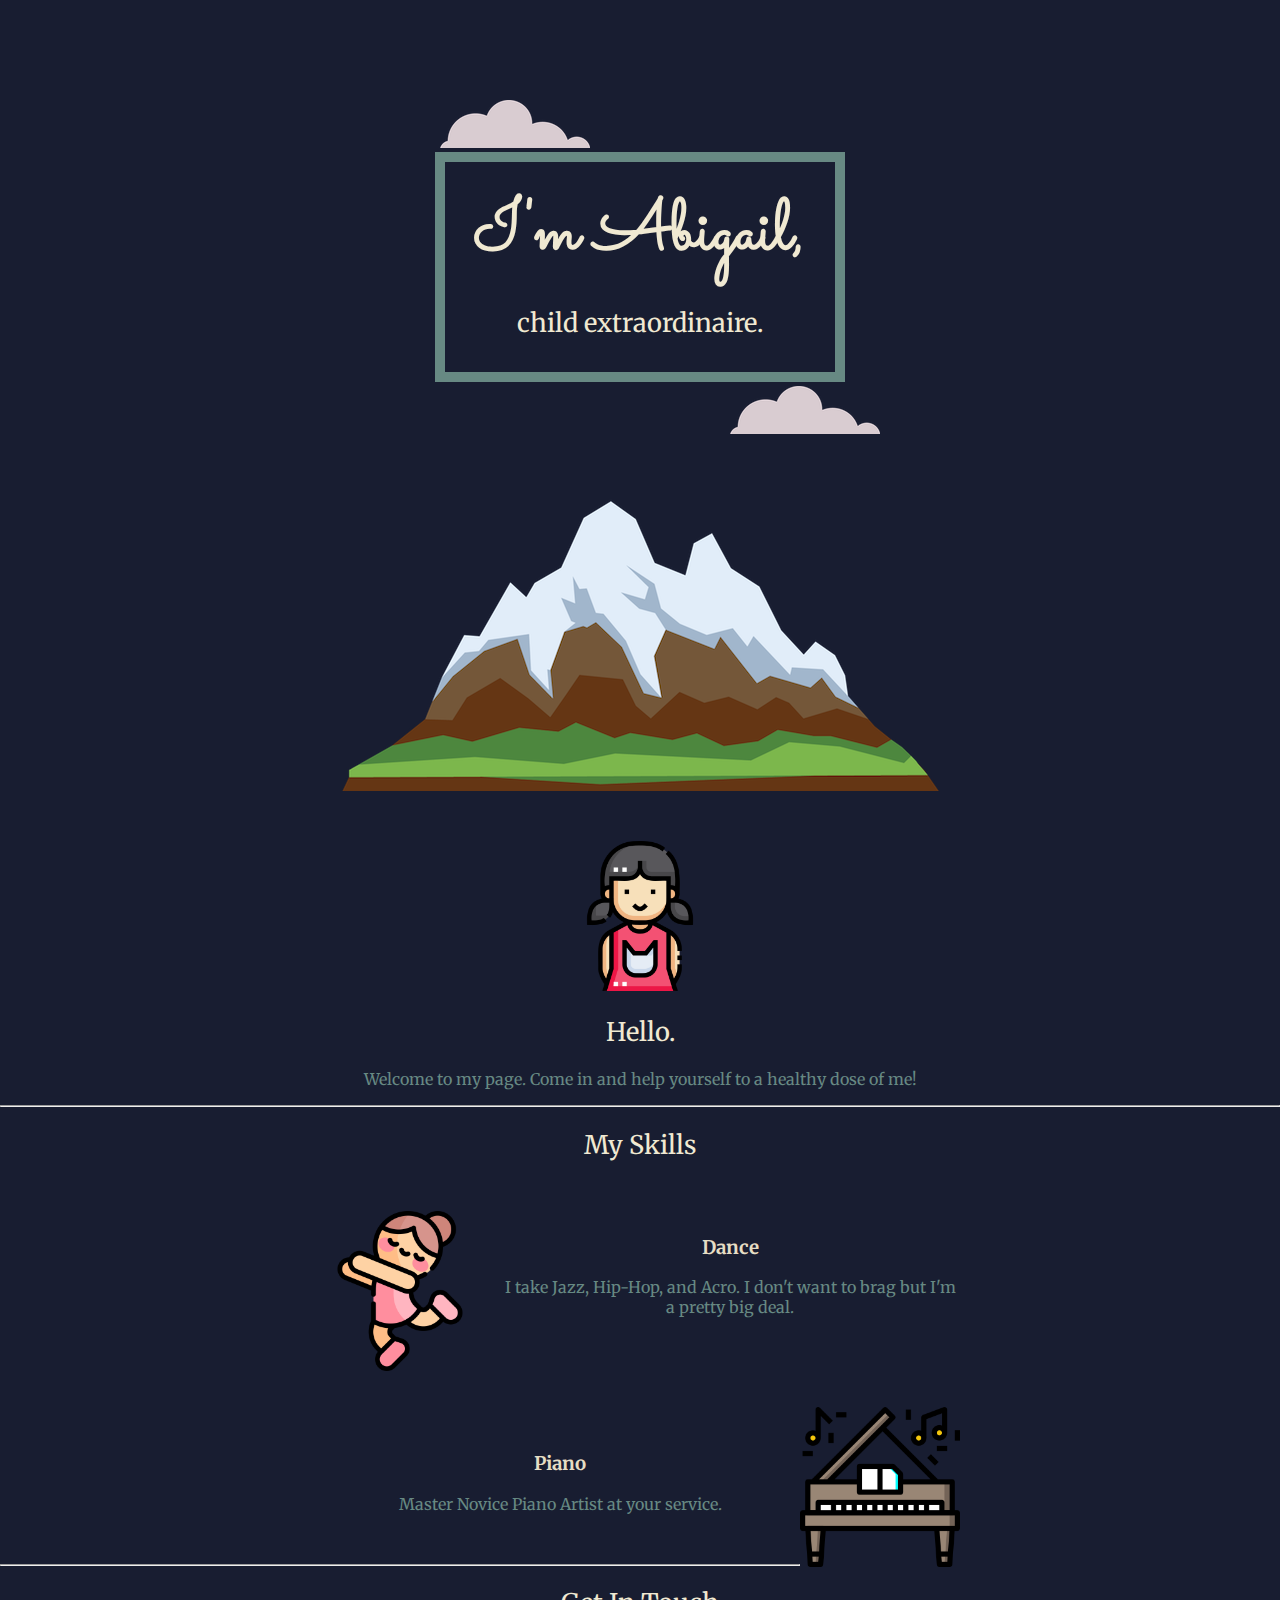
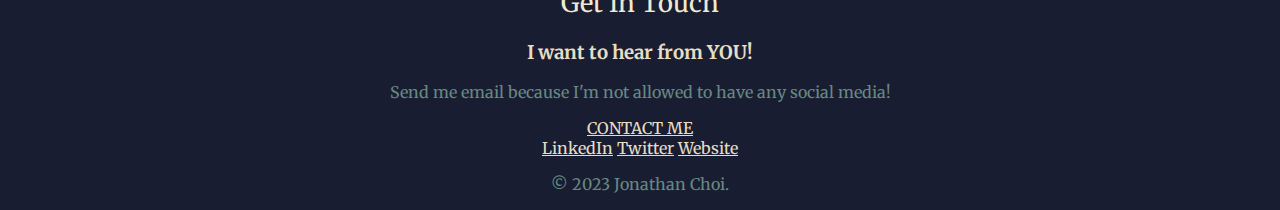
<file: index.html>
<!DOCTYPE html>
<html>
	<head>
		<meta charset="utf-8">
		<title>Abigail's Website</title>
		<link rel="stylesheet" href="css/styles.css">
		<link rel="icon" href="favicon.ico">
		<link rel="preconnect" href="https://fonts.googleapis.com">
		<link rel="preconnect" href="https://fonts.gstatic.com" crossorigin>
		<link href="https://fonts.googleapis.com/css2?family=Merriweather&family=Sacramento&display=swap" rel="stylesheet"> 
	</head>
	<body>
		<img id="top_cloud" src="images/cloud.png" alt="cloud img"> 
		<div class="top_container">
			<h1>I'm Abigail,</h1>
			<h2>child extraordinaire.</h2>
		</div>
		<img id="bottom_cloud" src="images/cloud.png" alt="cloud img">
		<img id="mountain_img" src="images/mountain.png" alt="mountain img">
		<div class="middle_container">
			<div class="profile">
				<img id="profile" src="images/profile_icon.png" alt="profile icon">
				<h2>Hello.</h2>
				<p>Welcome to my page.  Come in and help yourself to a healthy dose of me!</p>
			</div>
			<hr>
			<div class="skills">
				<h2>My Skills</h2>
				<div class="skill_row">
					<img  class="icon_imgs" id="dancing_img" src="images/dancing.png" alt="little girl dancing icon">
					<h3 id="first_skill">Dance</h3>
					<p>I take Jazz, Hip-Hop, and Acro.  I don't want to brag but I'm a pretty big deal.</p>
				</div>
				<div class="skill_row">
					<img class="icon_imgs" id="piano_img" src="images/piano.png" alt="piano icon">
					<h3 id="second_skill">Piano</h3>
					<p>Master Novice Piano Artist at your service.</p>
				</div>
			</div>
			<hr class="horizontal_line">
			<div class="contact_me">
				<h2>Get In Touch</h2>
				<h3>I want to hear from YOU!</h3>
				<p>Send me email because I'm not allowed to have any social media!</p>
				<a class="btn" href="mailto:name@email.com">CONTACT ME</a>
			</div>
		</div>


		<div class="bottom_container">
			<a class="footer_link" href="https://www.linkedin.com/">LinkedIn</a>
			<a class="footer_link" href="https://twitter.com/">Twitter</a>
			<a class="footer_link" href="https://www.appbrewery.co/">Website</a>
			<p>© 2023 Jonathan Choi.</p>
		</div>

	</body>
</html>
</file>
<file: css/styles.css>
body {
	background-color: #181D31;
	color: #678983;
	font-family: merriweather, serif;
	margin: 0px;
	text-align: center;  /* used to center the whole body */
}

div {
	
}

h1 {
	color: #F0E9D2;
	font-family: sacramento, serif;
	font-size: 4.45rem;  /* 1em == 16px, "em" is dynamic - it changes should a user increase/decrease the browser font size, "rem" is when the "root" font size is used not one that is previously or later declared in your code */
	margin: 0px;
}

h2 {
	color: #F0E9D2;
	font-size: 1.6rem;
	font-weight: normal;
}

h3,
a {
	color: #E6DDC4;
}

/************************************Class Separators**********************************/

.top_container {
	border-color: #678983;
	border-style: solid;
	border-width: 10px;
	height: 170px;
	width: 350px;
	margin: 0 auto;   /*  used to center */
	padding: 20px;
}

.middle_container {
	
}

.bottom_container {

}

.skill_row {
	margin: 50px auto;
	width: 50%;
}

.icon_imgs {

}

.horizontal_line {
	margin-top: 30px;
}

/*************************************ID Separators************************************/

#top_cloud {
	padding-top: 100px;
	position: relative;
	right: 125px;
}

#bottom_cloud {
	position: relative;
	top: 4px;
	left: 165px;
}

#mountain_img {
	display: block;
	margin: 0 auto;
	position: relative;
}

#profile {
	height: 150px;
	width: 150px;
	margin-top: 50px;
}

#dancing_img {
	float: left;
	padding-right: 20px;
	width:25%;

}

#piano_img {
	float:right;
	padding-top: 40px;
	width: 25%;
	
}

#first_skill {
	padding-top: 25px;
}

#second_skill {
	padding-top: 85px;
}
</file>
